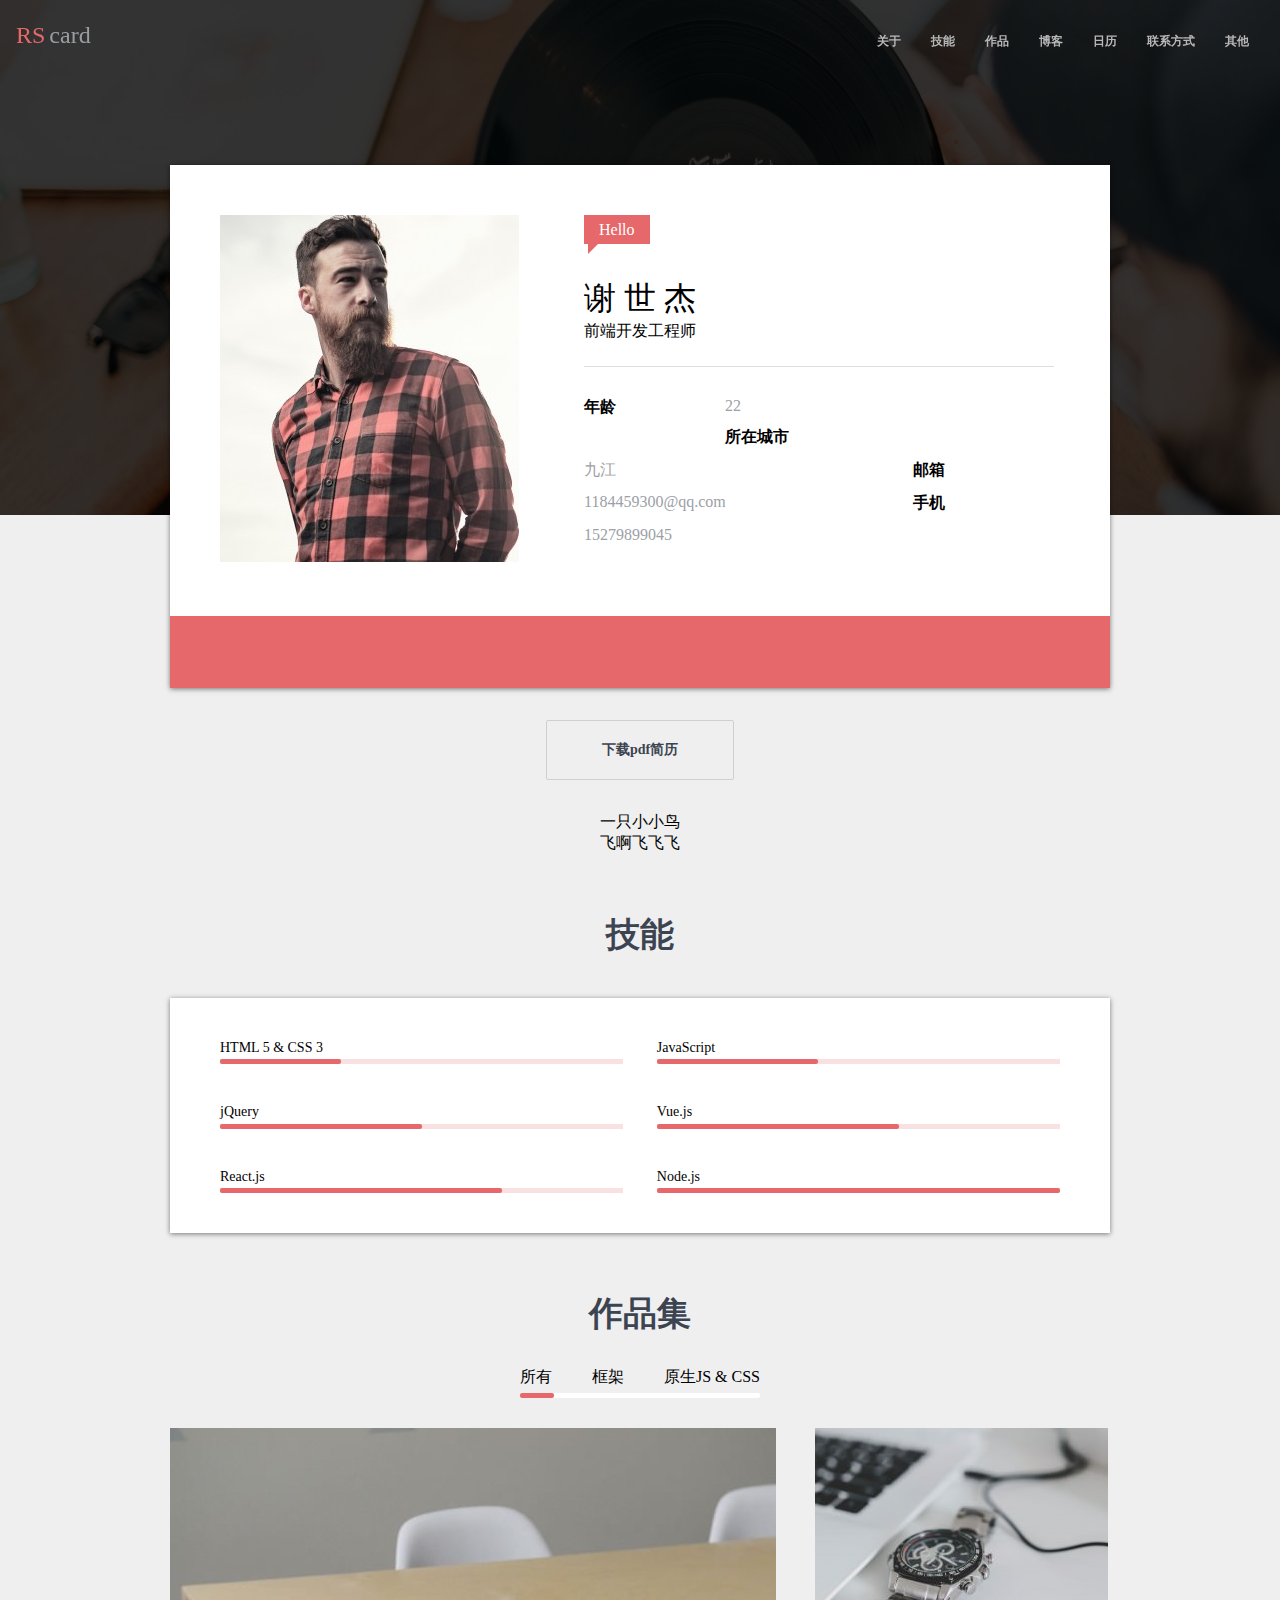
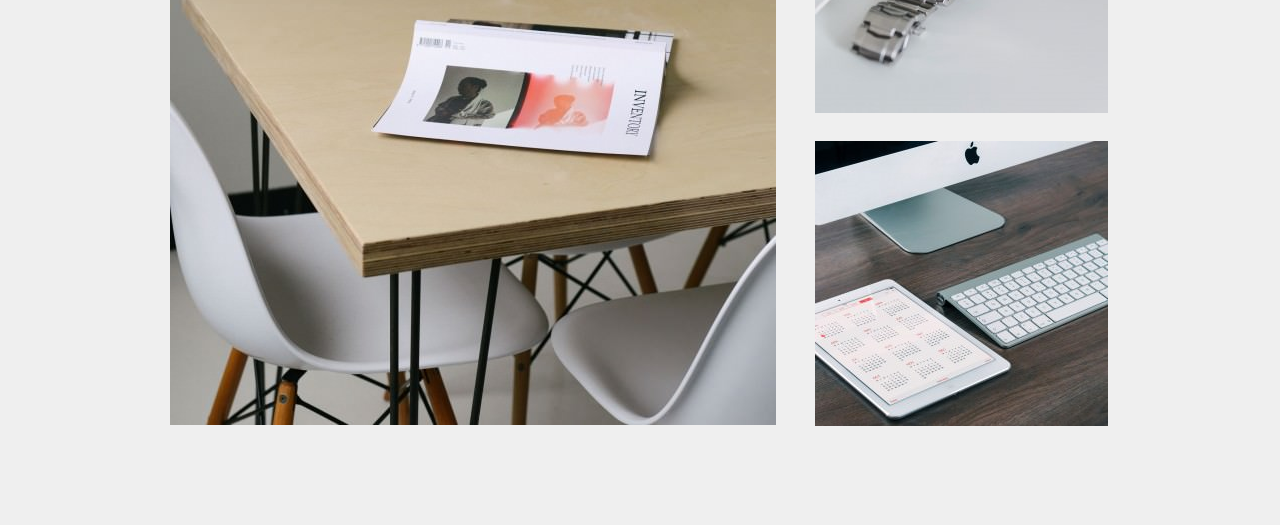
<file: index.html>
<!DOCTYPE html>
<html lang="zh-hans">

<head>
    <meta charset="UTF-8">
    <meta name="viewport" content="width=device-width, initial-scale=1.0">
    <title>谢世杰的简历</title>
    <link rel="stylesheet" href="./a.css">
    <script src="//at.alicdn.com/t/font_1263405_yq53h3ixx9.js"></script>
    <style type="text/css">
        .icon {
            width: 1em;
            height: 1em;
            vertical-align: -0.15em;
            fill: currentColor;
            overflow: hidden;
        }
    </style>
</head>

<body>
    <div class="topNavBar ">
        <div class="topNavBar-inner clearfix">
            <div class="logo">
                <span class="rs">RS</span><span class="card">card</span>
            </div>
            <nav>
                <ul class="clearfix">
                    <li><a href="#">关于</a></li>
                    <li><a href="#">技能</a></li>
                    <li><a href="#">作品</a></li>
                    <li><a href="#">博客</a></li>
                    <li><a href="#">日历</a></li>
                    <li><a href="#">联系方式</a></li>
                    <li><a href="#">其他</a></li>
                </ul>
            </nav>
        </div>
    </div>
    <div class="banner">
        <div class="mask"></div>
    </div>
    <main>
        <div class="usercard">
            <div class="usercard-picandtext clearfix">
                <div class="pacture">
                    <img src="./img/avatar.jpg " width="299" height="347" alt="头像">
                </div>
                <div class="text">
                    <span class="welcome">Hello <span class="triangle"></span></span>

                    <h1>谢 世 杰</h1>
                    <p>前端开发工程师</p>
                    <hr>
                    <dl>
                        <dt>年龄</dt>
                        <dd>22</dd>
                        <dt>所在城市</dt>
                        <dd>九江</dd>
                        <dt>邮箱</dt>
                        <dd>1184459300@qq.com</dd>
                        <dt>手机</dt>
                        <dd>15279899045</dd>
                    </dl>
                </div>

            </div>
            <footer class="media">
                <a href="#">
                    <svg class="icon" aria-hidden="true">
                        <use xlink:href="#icon-github"></use>
                    </svg>
                </a>
                <a href="#">
                    <svg class="icon" aria-hidden="true">
                        <use xlink:href="#icon-twitter"></use>
                    </svg>
                </a>
                <a href="#">
                    <svg class="icon" aria-hidden="true">
                        <use xlink:href="#icon-weibo"></use>
                    </svg>
                </a>
            </footer>
        </div>
        </div>
        <p class="downloadResumeWrapper">
            <a class="downloadResume" href="./exampl.pdf" target="_blank" download>下载pdf简历</a>
        </p>
        <p class="introduce">
            一只小小鸟<br>
            飞啊飞飞飞

        </p>

    </main>
    <section class="skills">
        <h2>技能</h2>
        <ol class="clearfix">
            <li>
                <h3>
                    HTML 5 &amp; CSS 3
                </h3>
                <div class="progressBar">
                    <div class="progress" style="width: 30%"></div>
                </div>
            </li>
            <li>
                <h3>
                    JavaScript
                </h3>
                <div class="progressBar">
                    <div class="progress" style="width: 40%"></div>
                </div>
            </li>
            <li>
                <h3>
                    jQuery
                </h3>
                <div class="progressBar">
                    <div class="progress" style="width: 50%"></div>
                </div>
            </li>
            <li>
                <h3>
                    Vue.js
                </h3>
                <div class="progressBar">
                    <div class="progress" style="width: 60%"></div>
                </div>
            </li>
            <li>
                <h3>
                    React.js
                </h3>
                <div class="progressBar">
                    <div class="progress" style="width: 70%"></div>
                </div>
            </li>
            <li>
                <h3>

                    Node.js
                </h3>
                <div class="progressBar">
                    <div class="progress"></div>
                </div>
            </li>

        </ol>
    </section>
    <section class="portfolio">
        <h2>作品集</h2>
        <nav>
            <ol class="clearfix">
                <li id="portfolio1">所有</li>
                <li id="portfolio2">框架</li>
                <li id="portfolio3">原生JS &amp; CSS</li>
            </ol>
            <div id="portfolioBar" class="bar state-1">
                <div class="bar-inner"></div>
            </div>
        </nav>
        <script>
            portfolio1.onclick = function () {
                portfolioBar.className = "bar state-1"
            }
            portfolio2.onclick = function () {
                portfolioBar.className = "bar state-2"
            }
            portfolio3.onclick = function () {
                portfolioBar.className = "bar state-3"
            }
        </script>
        <div class="works" style="height: 597px;">
            <div class="big" style="top: 0px; left: 0px;">
                <img src="./img/1.jpg" alt="作品1">
            </div>
            <div class="small" style="top: 0px; left: 645px;">
                <img src="./img/2.jpg" alt="作品2">
            </div>
            <div class="small"  style="top: 313px; left: 645px;">
                <img src="./img/3.jpg" alt="作品3">
            </div>
        </div>
    </section>

</body>

</html>
</file>
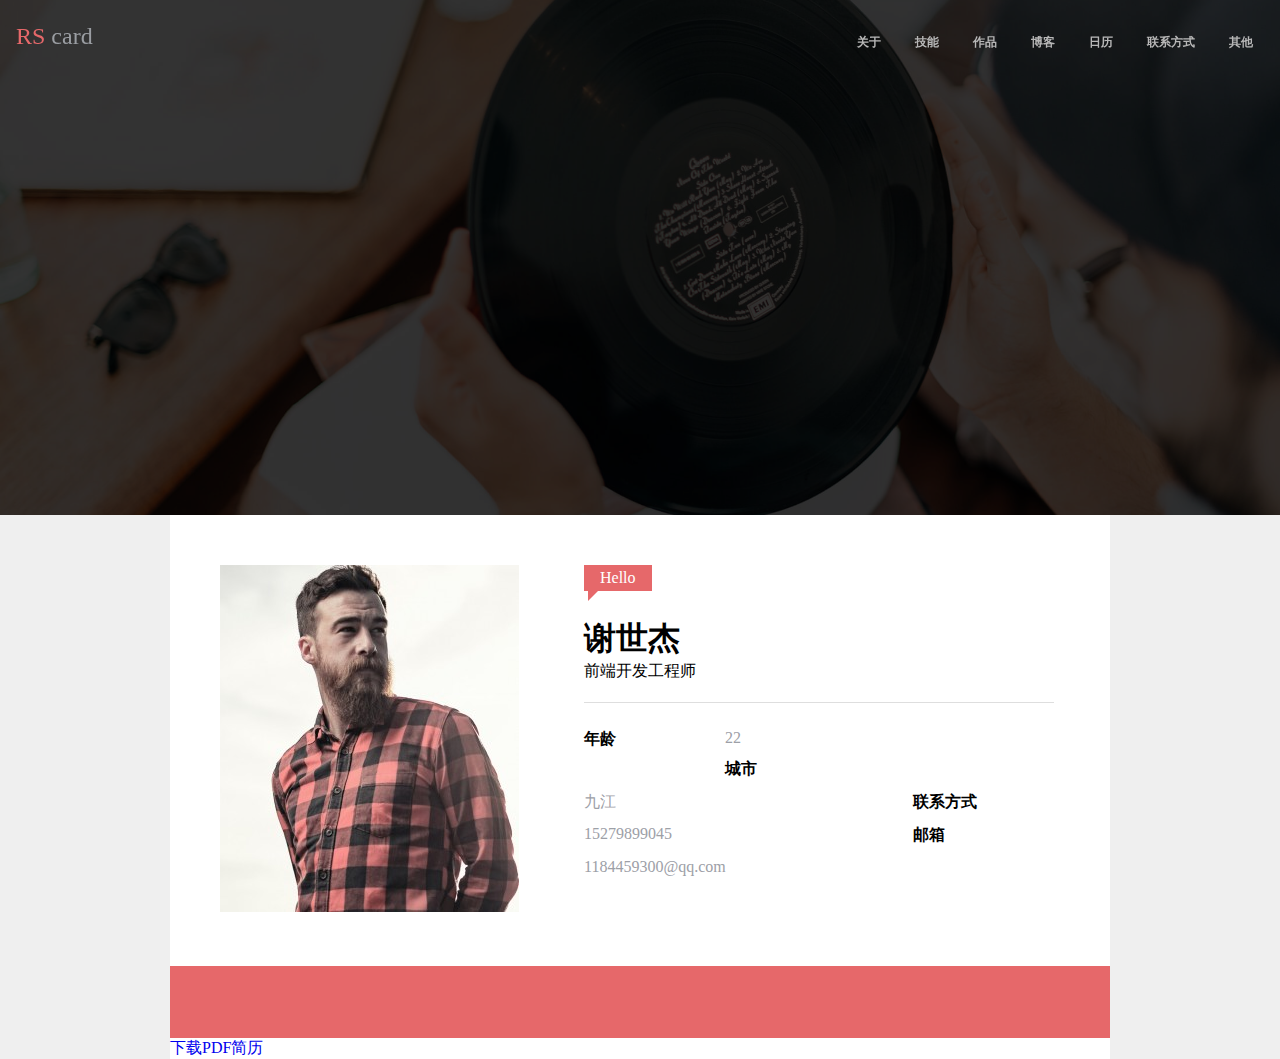
<file: resume2.html>
<!DOCTYPE html>
<html lang="zh-Hans">
<head>
    <meta charset="UTF-8">
    <title>简历试例</title>
    <link rel="stylesheet" href="./b.css">
    <script src="//at.alicdn.com/t/font_1263405_yq53h3ixx9.js"></script>
    <style type="text/css">
        .icon {
           width: 1em; height: 1em;
           vertical-align: -0.15em;
           fill: currentColor;
           overflow: hidden;
        }
    </style>
</head>
<body>
    <div class="topNavBar">
        <div class="topNavBar-inner clearfix">
                <div class="logo">
                        <span class="rs">RS</span><span class="logo-card">card</span>
                    </div>
                    <nav>
                        <ul class="clearfix">
                            <li><a href="#">关于</a></li>
                            <li><a href="#">技能</a></li>
                            <li><a href="#">作品</a></li>
                            <li><a href="#">博客</a></li>
                            <li><a href="#">日历</a></li>
                            <li><a href="#">联系方式</a></li>
                            <li><a href="#">其他</a></li>
                        </ul>
                    </nav>
        </div>
       
    </div>
    <div class="banner">
        <div class="mask"></div>
    </div>
    <main>
        <div class="card">
            <div class="avatarAndtxet clearfix">
                <div class="avatar">
                    <img src="./img/avatar.jpg" alt="avatar">
                </div>
                <div class="text">
                <span class="welcome">Hello<span class="triangle"></span></span>
                <h1>谢世杰</h1>
                <p>前端开发工程师</p>
                <hr>
                <dl class="clearfix">
                    <dt>年龄</dt>
                    <dd>22</dd>
                    <dt>城市</dt>
                    <dd>九江</dd>
                    <dt>联系方式</dt>
                    <dd>15279899045</dd>
                    <dt>邮箱</dt>
                    <dd>1184459300@qq.com</dd>
                </dl>
            </div>
        </div>    
        <footer class="media">
            <a href="#">
                    <svg class="icon" aria-hidden="true">
                            <use xlink:href="#icon-github"></use>
                        </svg>
            </a>
            <a href="#">
                    <svg class="icon" aria-hidden="true">
                            <use xlink:href="#icon-weibo"></use>
                        </svg>
            </a>
            <a href="#">
                    <svg class="icon" aria-hidden="true">
                            <use xlink:href="#icon-twitter"></use>
                        </svg>
            </a>
        </footer>
        <a href="#">下载PDF简历</a>

    </main>
</body>
</html>
</file>
<file: a.css>
body {
    background: #efefef;
    margin: 0;
}

a {
    text-decoration: none;
    color: inherit;
}

* {
    margin: 0;
    padding: 0;
}

hr {
    height: 0;
    border: none;
    border-top: 1px solid #dedede;
}

ol,
ul {
    list-style: none;
}

h1,
h2,
h3,
h4,
h5,
h6 {
    font-weight: normal;
}

.clearfix::after {
    content: "";
    display: block;
    clear: both;
}

.topNavBar nav {
    float: right;
    padding: 11.2px 0px 8px 0px;
}

.topNavBar nav>ul {
    list-style: none;
    margin: 0;
    padding: 0;
}

.topNavBar nav>ul>li {
    float: left;
    margin-left: 15px;
    margin-right: 15px;
}

.topNavBar nav>ul>li>a {
    color: #b7b7b7;
    font-size: 12px;
    font-weight: bold;
    border-bottom: 3px solid transparent;
    border-top: 3px solid transparent;
    display: block;
}

.topNavBar nav>ul>li>a:hover {
    border-bottom: 3px solid #e06567;
}

.topNavBar {
    padding: 19px 0px 10px 0px;
    position: fixed;
    top: 0;
    left: 0;
    width: 100%
}

.topNavBar-inner {
    padding: 0px 16px 0px 16px;
}

.topNavBar .logo {
    float: left;
    font-size: 24px;
    font-family: 'Arial Black';
    padding: 3px 0px 3.4px 0px;
}

.topNavBar .logo .rs {
    color: #e6686a;
    margin-right: 4px;
}

.topNavBar .logo .card {
    color: #9a9da2;
}

.banner {
    height: 515px;
    background-position: center center;
    background-image: url(./img/aa1.jpg);
    background-size: cover;
}

.banner .mask {
    background-color: rgb(0, 0, 0, 0.8);
    height: 515px;
}

.usercard {
    max-width: 940px;
    margin-left: auto;
    margin-right: auto;
    background-color: #ffffff;
    margin-top: -350px;
    box-shadow: 0px 1px 5px 0px rgba(0, 0, 0, 0.5);
}

.usercard .welcome {
    background: #e6686a;
    color: white;
    display: inline-block;
    padding: 4px 15px;
    line-height: 21px;
    position: relative;
    margin-bottom: 6px;
}

.usercard .triangle {
    border: 10px solid transparent;
    width: 0px;
    border-left-color: #e6686a;
    border-top-width: 0px;
    display: block;
    position: absolute;
    left: 4px;
    top: 100%;
}

.usercard .pacture {
    float: left;
}

.usercard .text {
    float: left;
    margin-left: 65px;
    width: 470px;
}

.text hr {
    margin: 24px 0px;
}

.usercard .usercard-picandtext {
    padding: 50px;
}

.usercard dl dt,
.usercard dl dd {
    float: left;
    padding: 6px 0px;
}

.usercard dl dt {
    width: 30%;
    font-weight: bold;
}

.usercard dl dd {
    width: 70%;
    color: #9da0a7;
}

h1 {
    margin-top: 27px;
}

.usercard>footer.media {
    background: #E6686A;
    text-align: center;
}

.usercard>footer>a {
    display: inline-block;
    border-radius: 50%;
    width: 40px;
    padding: 5px 0;
    line-height: 30px;
    margin: 16px;
}

.usercard>footer>a:hover {
    background: #cf5d5f;
}

.usercard svg {
    width: 30px;
    height: 30px;
    fill: white;
    vertical-align: top;
}

body>main .downloadResume {
    font-size: 14px;
    line-height: 16px;
    padding: 21px 55px;
    border: 1px #cdcfd1 solid;
    display: inline-block;
    border-radius: 2px;
    color: #3d4451;
    font-weight: bold;
    margin: 32px 0px;
    transition: box-shadow 0.2s;
}

body>main .downloadResumeWrapper {
    text-align: center;
}

body>main .downloadResume:hover {
    box-shadow: 0px 4px 13px 0px rgba(0, 0, 0, 0.2);
}

.introduce {
    max-width: 940px;
    margin-left: auto;
    margin-right: auto;
    text-align: center;
}

section.skills,
section.portfolio {
    max-width: 940px;
    margin-left: auto;
    margin-right: auto;
    margin-top: 61px;
}

section.skills>ol {
    background: white;
    box-shadow: 0px 1px 5px 0px rgba(0, 0, 0, 0.5);
    padding: 42px 50px 0px;
    margin-top: 42px;
}

section.skills>ol>li {
    float: left;
    width: 48%;
    box-sizing: border-box;
}

section.skills>ol>li:nth-child(even) {
    float: right;
}

section.skills>h2,
section.portfolio>h2 {
    text-align: center;
    color: #3d4451;
    font-size: 34px;
    line-height: 1.2;
    font-weight: 600;
}

section.skills h3 {
    font-size: 14px;
    line-height: 1.1;
    padding-right: 40px;
}

section.skills .progressBar {
    height: 5px;
    background: #FAE1E1;
    margin: 4px 0px 40px;
}

section.skills .progressBar>.progress {
    background: #E6686A;
    height: 100%;
    border-radius: 2px;
}

section.portfolio{
    text-align: center;
    margin-bottom: 100px;
}
section.portfolio nav{
   text-align: center;
   display: inline-block;
   vertical-align: top;
   margin-top: 32px;
}
section.portfolio nav>ol {
    display: inline-block;
    vertical-align: top;
    
}
                
section.portfolio nav>ol>li {
    float: left;
    margin-left: 40px;
    cursor: pointer;
}
section.portfolio nav>ol>li:first-child{
    margin-left: 0px;
}
section.portfolio nav .bar{
    height: 5px;
    background: white;
    margin: 5px 0px 30px;
    border-radius: 2px;
}
section.portfolio nav .bar-inner{
    height: 100%;
    background: #E6686A;
    border-radius: 2px;
    transition: all 0.3s;
}
section.portfolio nav .bar.state-1 .bar-inner{
    margin-left: 0px;
    width: 34px
}
section.portfolio nav .bar.state-2 .bar-inner{
    margin-left: 75px;
    width: 33px
}
section.portfolio nav .bar.state-3 .bar-inner{
    margin-left: 145px;
    width: 103px
}
section.portfolio .works {
    position: relative;
}
section.portfolio .works >.big,
section.portfolio .works >.small{
    position: absolute;
}
</file>
<file: b.css>
*{
    margin: 0px;
    padding: 0px;
}
body{
    background: #efefef;
}
a{
    text-decoration: none;
}
.clearfix::after {
    content: "";
    display: block;
    clear: both;
}
.topNavBar .logo  {
    font-size: 24px;
    font-family: 'Arial Black';
    float: left;
    padding: 3px 0px;
}
.topNavBar .logo .rs {
    color: #e6686a;
    margin-right: 6px;
  
}
.topNavBar .logo .logo-card {
    color: #9a9da2;
}
.topNavBar {
    padding: 20px 16px;
    position: fixed;
   width: 100%;
}
.topNavBar-inner {
    padding: 0px 26px 0px 0px;
}
.topNavBar nav {
    float: right;
    padding-top: 6px;
    padding-bottom: 2px;

}
.topNavBar nav > ul {
    list-style: none;


}
.topNavBar nav > ul > li {
    float: left;
    margin-left: 17px;
    margin-right: 17px;
}
.topNavBar nav > ul > li > a {
    color: #b7b7b7;
    font-size: 12px;
    font-weight: bold;
    text-decoration: none;
    border-bottom: 3px solid transparent;
    border-top: 3px solid transparent;
    padding: 5px 0px;
    display: block;
   
}
.topNavBar nav > ul > li > a:hover {
    border-bottom: 3px solid #e06567;
}
.banner {
    background-image: url(./img/aa1.jpg);
    height: 515px;
    background-size: cover;
    background-position: center center;
}
.mask {
    background-color: rgb(0, 0, 0,0.8);
    height: 515px;
}
.card .avatar {
    float: left;
 
}
.card .text {
    float: left;
    margin-left: 65px;
    width: 470px;
}
.card {
    max-width: 940px;
    margin-right: auto;
    margin-left: auto;
    background: #ffffff;
}
.card .text .welcome {
    background: #e6686a;
    color: white;
    display: inline-block;
   padding: 4px 16px;
   position: relative;
}
.card .text .triangle {
   border: 10px solid transparent;
    width: 0px;
    border-top-width: 0px;
    border-left-color:#e6686a;
    display: block;
    position: absolute;
    top: 100%;
    left: 4px;
}
.card  dl dt,
.card  dl dd{
    float: left;
    padding: 6px 0px;
}
.card dl dt{
  width: 30%;
  font-weight: bold ;
}
.card dl dd{
  width: 70%;
  color: #9da0a7;
}
.card .avatarAndtxet{
    padding: 50px;
}
.card .text h1{
    padding-top: 26px;
}
.card hr{
    height: 0px;
    border: none;
    border-top: 1px solid #dedede;
    margin: 20px 0px;
}
.card footer.media {
    background: #e6686a;
    text-align: center;
}
.card footer.media > a{ 
    display: inline-block;
    border-radius: 50%;
    width: 40px;
    padding: 5px 0px;
    line-height: 30px;
    margin: 16px;
  
  
}
.card footer.media > a:hover{
    background: #cf5d5f;
}
.card svg {
    width: 30px;
    height: 30px;
    fill: white;
    vertical-align: top;
}
</file>
